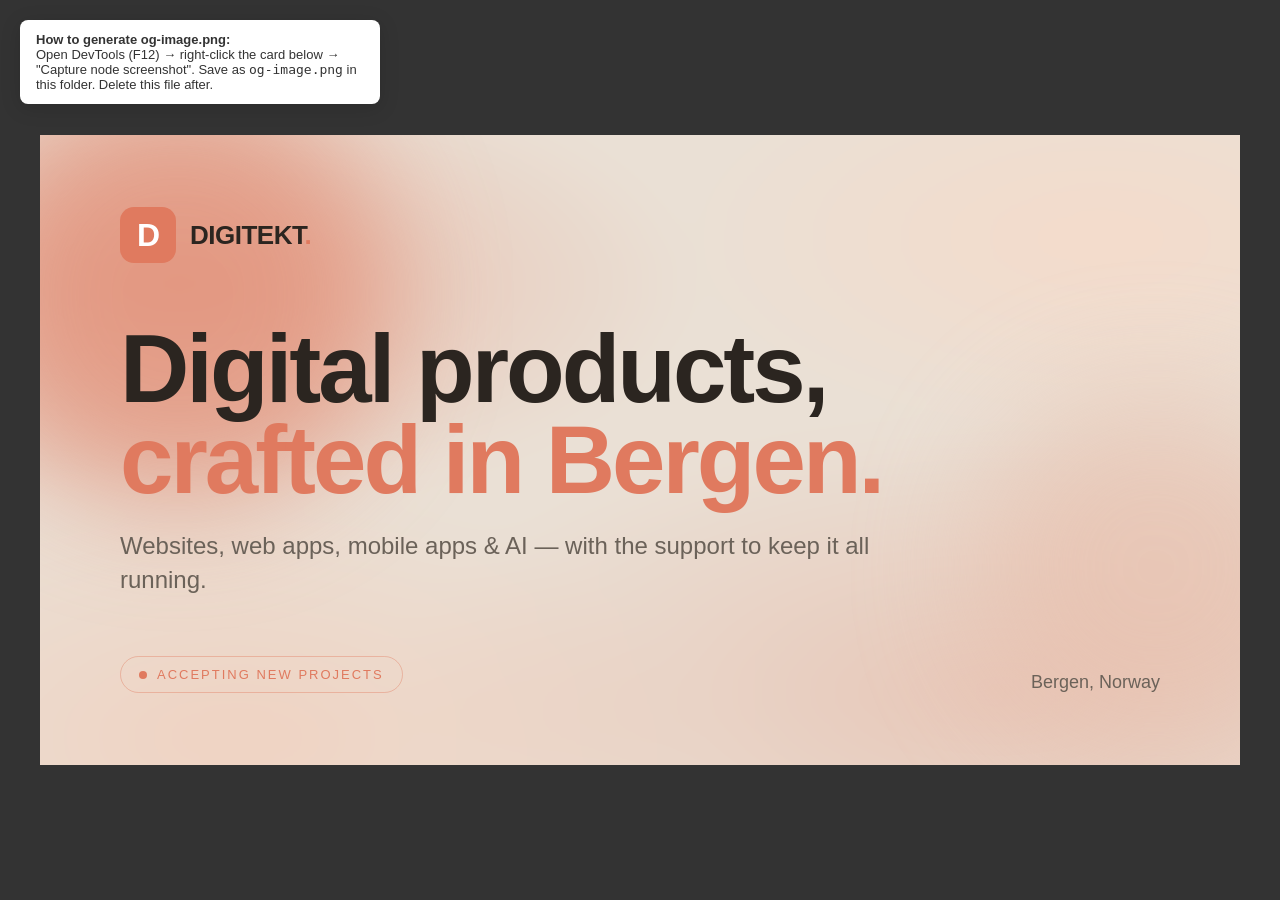
<file: og-image.html>
<!DOCTYPE html>
<html lang="en">
<head>
  <meta charset="UTF-8" />
  <title>Digitekt — OG Image Template</title>
  <link href="https://api.fontshare.com/v2/css?f[]=clash-display@400,600,700&f[]=general-sans@400,500,600&display=swap" rel="stylesheet" />
  <style>
    * { margin: 0; padding: 0; box-sizing: border-box; }
    body {
      background: #333;
      display: flex;
      align-items: center;
      justify-content: center;
      min-height: 100vh;
      padding: 40px;
      font-family: 'General Sans', sans-serif;
    }

    /* Open this page in Chrome, right-click the card below, "Inspect",
       then use the DevTools device-toolbar to capture a 1200x630 screenshot,
       or right-click > "Capture node screenshot". Save as og-image.png. */

    .og-card {
      position: relative;
      width: 1200px;
      height: 630px;
      overflow: hidden;
      border-radius: 0;
      background: #EAE0D5;
      color: #2B2520;
    }

    .mesh {
      position: absolute;
      inset: -10%;
      background:
        radial-gradient(ellipse 55% 45% at 18% 28%, rgba(224,122,95,0.35), transparent 65%),
        radial-gradient(ellipse 45% 40% at 82% 22%, rgba(251,216,196,0.60), transparent 65%),
        radial-gradient(ellipse 65% 55% at 75% 82%, rgba(224,122,95,0.25), transparent 65%),
        radial-gradient(ellipse 50% 50% at 22% 88%, rgba(245,197,175,0.50), transparent 65%),
        #EAE0D5;
      filter: blur(20px);
    }

    .orb {
      position: absolute;
      border-radius: 50%;
      filter: blur(60px);
      opacity: 0.55;
    }
    .orb-1 { width: 420px; height: 420px; background: #E07A5F; top: -8%; left: -6%; }
    .orb-2 { width: 360px; height: 360px; background: #E8BCA9; top: 40%; right: -8%; }

    .content {
      position: relative;
      z-index: 10;
      height: 100%;
      padding: 72px 80px;
      display: flex;
      flex-direction: column;
      justify-content: space-between;
    }

    .brand {
      display: flex;
      align-items: center;
      gap: 14px;
    }

    .brand-mark {
      width: 56px;
      height: 56px;
      background: #E07A5F;
      color: white;
      border-radius: 14px;
      display: flex;
      align-items: center;
      justify-content: center;
      font-family: 'Clash Display', sans-serif;
      font-weight: 700;
      font-size: 32px;
      letter-spacing: -1px;
    }

    .brand-name {
      font-family: 'Clash Display', sans-serif;
      font-weight: 700;
      font-size: 26px;
      letter-spacing: -0.5px;
    }

    .brand-dot { color: #E07A5F; }

    .headline {
      font-family: 'Clash Display', sans-serif;
      font-weight: 700;
      font-size: 96px;
      line-height: 0.95;
      letter-spacing: -3px;
    }

    .headline-coral { color: #E07A5F; }

    .tagline {
      font-size: 24px;
      color: #6B6259;
      margin-top: 24px;
      max-width: 800px;
      line-height: 1.4;
    }

    .footer {
      display: flex;
      justify-content: space-between;
      align-items: flex-end;
    }

    .badge {
      display: inline-flex;
      align-items: center;
      gap: 10px;
      border: 1.5px solid rgba(224,122,95,0.4);
      color: #E07A5F;
      padding: 10px 18px;
      border-radius: 999px;
      font-size: 13px;
      font-weight: 500;
      letter-spacing: 2px;
      text-transform: uppercase;
    }

    .dot {
      width: 8px;
      height: 8px;
      background: #E07A5F;
      border-radius: 50%;
    }

    .location {
      font-size: 18px;
      color: #6B6259;
      font-weight: 500;
    }

    .instruction {
      position: fixed;
      top: 20px;
      left: 20px;
      background: #fff;
      padding: 12px 16px;
      border-radius: 8px;
      font-family: sans-serif;
      font-size: 13px;
      max-width: 360px;
      box-shadow: 0 4px 20px rgba(0,0,0,0.15);
      color: #333;
    }
  </style>
</head>
<body>
  <div class="instruction">
    <strong>How to generate og-image.png:</strong><br />
    Open DevTools (F12) → right-click the card below → "Capture node screenshot". Save as <code>og-image.png</code> in this folder. Delete this file after.
  </div>

  <div class="og-card">
    <div class="mesh"></div>
    <div class="orb orb-1"></div>
    <div class="orb orb-2"></div>

    <div class="content">
      <div class="brand">
        <div class="brand-mark">D</div>
        <div class="brand-name">DIGITEKT<span class="brand-dot">.</span></div>
      </div>

      <div>
        <div class="headline">
          Digital products,<br />
          <span class="headline-coral">crafted in Bergen.</span>
        </div>
        <div class="tagline">
          Websites, web apps, mobile apps &amp; AI &mdash; with the support to keep it all running.
        </div>
      </div>

      <div class="footer">
        <div class="badge">
          <span class="dot"></span>
          Accepting New Projects
        </div>
        <div class="location">Bergen, Norway</div>
      </div>
    </div>
  </div>
</body>
</html>
</file>
